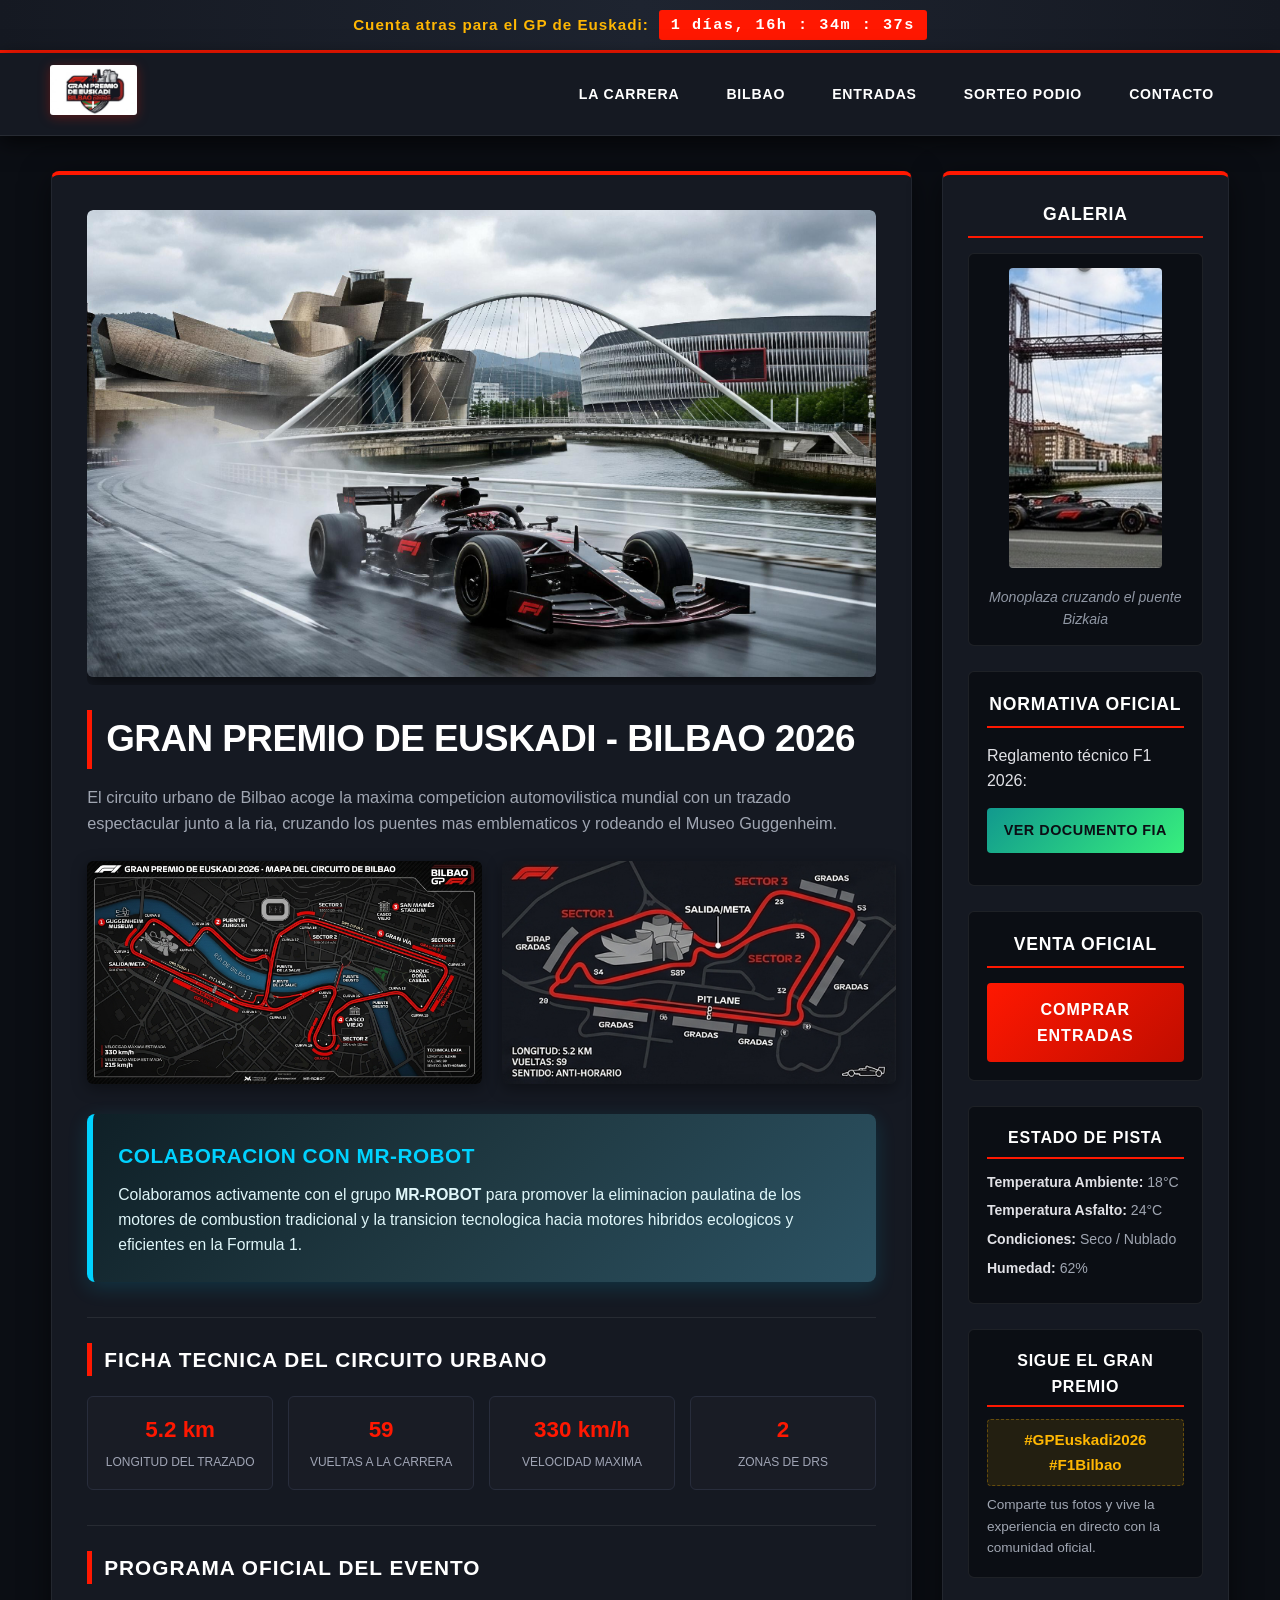
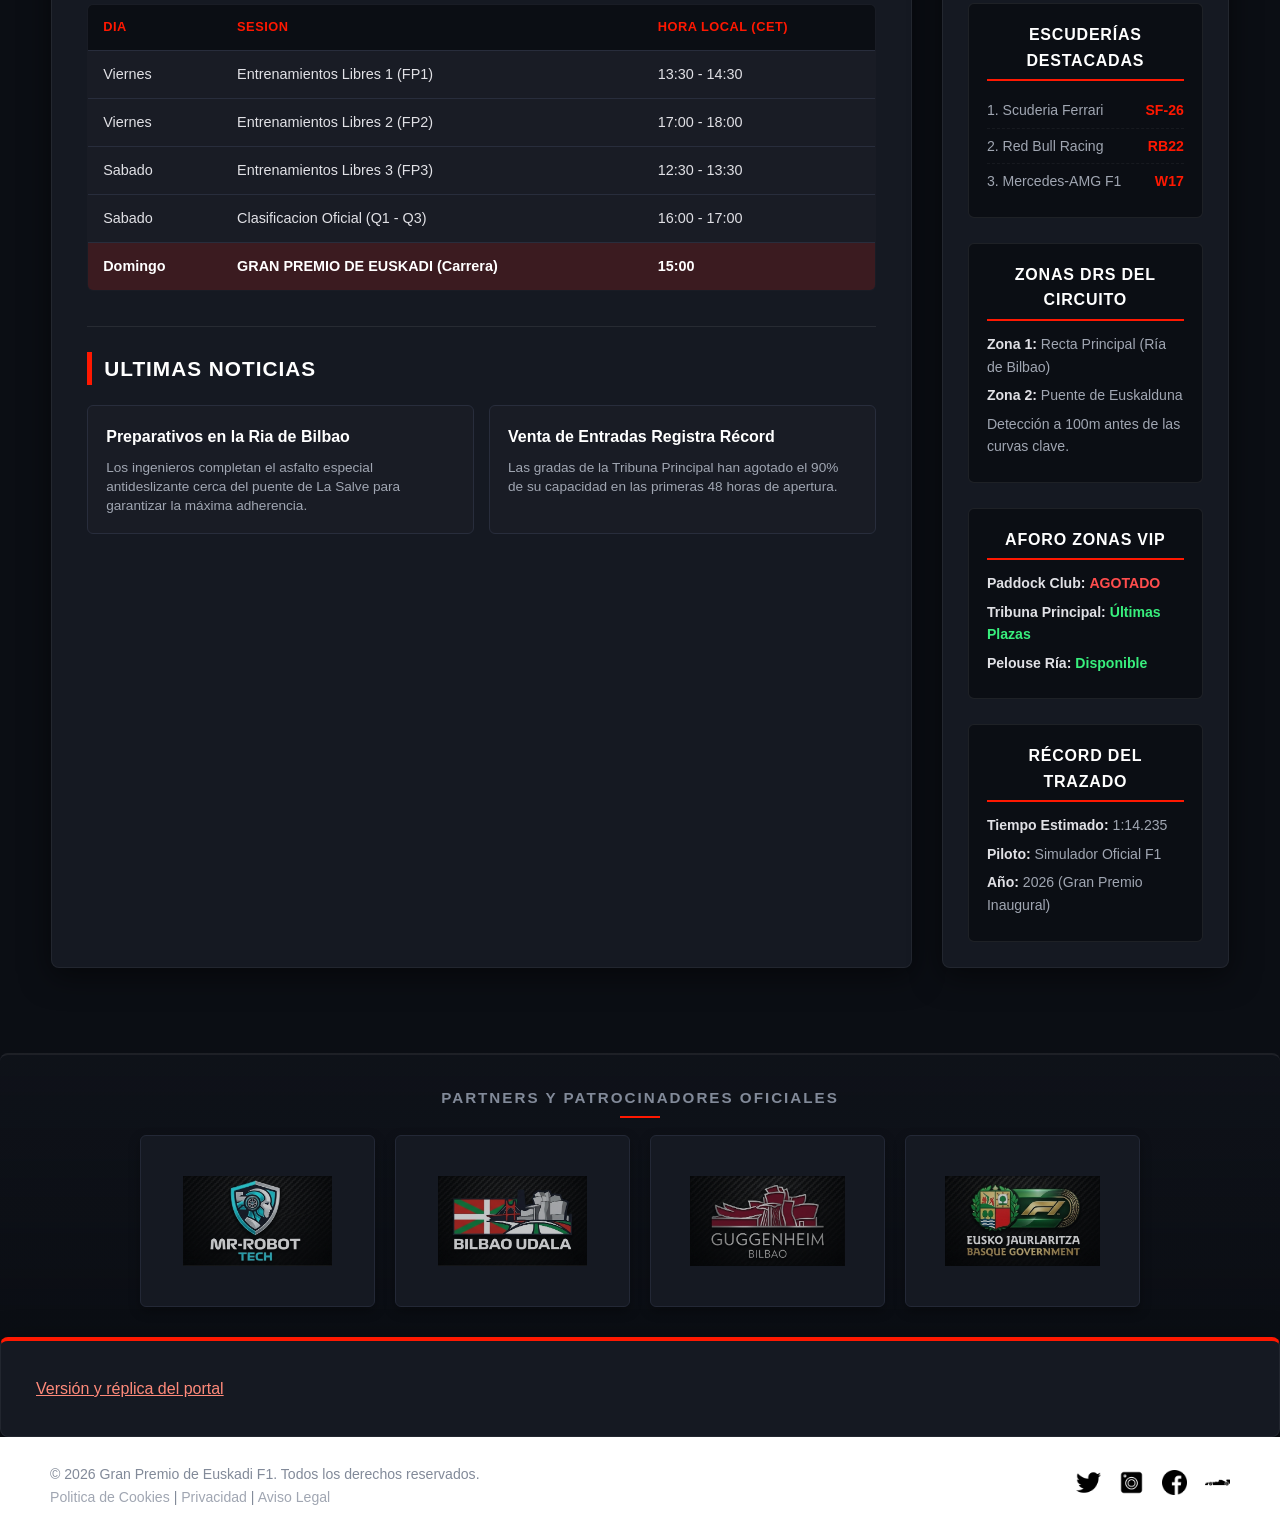
<file: app/f1/index.html>
<!DOCTYPE html>
<html lang="es">
<head>
    <meta charset="UTF-8">
    <meta name="viewport" content="width=device-width, initial-scale=1.0">
    <title>Gran Premio de Euskadi de F1 - Inicio</title>
    <link rel="stylesheet" href="style.css">
</head>
<body>

    <!-- ==========================================================================
         1. BARRA SUPERIOR (CONTADOR REGRESIVO)
         ========================================================================== -->
    <div class="contador-bar">
        <span>Cuenta atras para el GP de Euskadi: </span>
        <strong id="reloj-contador">Cargando...</strong>
    </div>

    <!-- ==========================================================================
         2. CABECERA Y NAVEGACIÓN PRINCIPAL
         ========================================================================== -->
    <header>
        <div class="logo-container">
            <a href="index.html">
                <img src="img/logo_f1_bilbao.PNG" alt="Logo Gran Premio de Euskadi F1" class="logo">
            </a>
        </div>
        <nav>
            <ul>
                <li class="dropdown"><a href="#">La carrera</a>
                    <ul class="submenu">
                        <li><a href="#circuito">Circuito</a></li>
                        <li><a href="#horarios">Horarios</a></li>
                        <li><a href="#escuderias">Escuderias</a></li>
                    </ul>
                </li>
                <li class="dropdown"><a href="#">Bilbao</a>
                    <ul class="submenu">
                        <li><a href="#">Visitanos</a></li>
                        <li><a href="#">Gastronomia</a></li>
                        <li><a href="#">Alojamiento</a></li>
                    </ul>
                </li>
                <li class="dropdown"><a href="entradas.html">Entradas</a>
                    <ul class="submenu">
                        <li><a href="entradas.html">Solo Carrera</a></li>
                        <li><a href="acceso.html">Acceso Prensa</a></li>
                    </ul>
                </li>
                <li><a href="sorteo.html">Sorteo Podio</a></li>
                <li><a href="contacto.html">Contacto</a></li>
            </ul>
        </nav>
    </header>

    <!-- ==========================================================================
         3. CONTENEDOR ESTRUCTURAL PRINCIPAL (GRID 2 COLUMNAS)
         ========================================================================== -->
    <div class="main-wrapper">

        <!-- 3.1 BLOQUE PRINCIPAL IZQUIERDO (CONTENIDO DE LA PÁGINA) -->
        <main class="bloque-principal">

            <!-- Banner Hero Principal -->
            <section class="banner-carrera">
                <img src="img/gran_foto_carrera.jpg" alt="Carrera F1 en Bilbao" class="img-responsive">
            </section>

            <!-- Presentación General e Imágenes Resumen -->
            <section class="info-carrera">
                <h1>Gran Premio de Euskadi - Bilbao 2026</h1>
                <p>El circuito urbano de Bilbao acoge la maxima competicion automovilistica mundial con un trazado espectacular junto a la ria, cruzando los puentes mas emblematicos y rodeando el Museo Guggenheim.</p>

                <div class="fotos-resumen">
                    <img src="img/mapa_circuito.jpg" alt="Mapa del circuito de Bilbao" class="img-thumb">
                    <img src="img/resumen_circuito.PNG" alt="Mapa resumen del circuito" class="img-thumb">
                </div>
            </section>

            <!-- Compromiso de Sostenibilidad / MR-ROBOT -->
            <section class="mensaje-mr-robot">
                <h2>Colaboracion con MR-ROBOT</h2>
                <p>Colaboramos activamente con el grupo <strong>MR-ROBOT</strong> para promover la eliminacion paulatina de los motores de combustion tradicional y la transicion tecnologica hacia motores hibridos ecologicos y eficientes en la Formula 1.</p>
            </section>

            <!-- Datos Técnicos y Estadísticas del Circuito -->
            <section id="circuito" class="seccion-destacada">
                <h2>Ficha Tecnica del Circuito Urbano</h2>
                <div class="grid-stats">
                    <div class="stat-card">
                        <span class="stat-numero">5.2 km</span>
                        <span class="stat-etiqueta">Longitud del Trazado</span>
                    </div>
                    <div class="stat-card">
                        <span class="stat-numero">59</span>
                        <span class="stat-etiqueta">Vueltas a la Carrera</span>
                    </div>
                    <div class="stat-card">
                        <span class="stat-numero">330 km/h</span>
                        <span class="stat-etiqueta">Velocidad Maxima</span>
                    </div>
                    <div class="stat-card">
                        <span class="stat-numero">2</span>
                        <span class="stat-etiqueta">Zonas de DRS</span>
                    </div>
                </div>
            </section>

            <!-- Programa y Horarios Oficiales -->
            <section id="horarios" class="seccion-destacada">
                <h2>Programa Oficial del Evento</h2>
                <div class="tabla-horarios-container">
                    <table class="tabla-horarios">
                        <thead>
                            <tr>
                                <th>Dia</th>
                                <th>Sesion</th>
                                <th>Hora Local (CET)</th>
                            </tr>
                        </thead>
                        <tbody>
                            <tr>
                                <td>Viernes</td>
                                <td>Entrenamientos Libres 1 (FP1)</td>
                                <td>13:30 - 14:30</td>
                            </tr>
                            <tr>
                                <td>Viernes</td>
                                <td>Entrenamientos Libres 2 (FP2)</td>
                                <td>17:00 - 18:00</td>
                            </tr>
                            <tr>
                                <td>Sabado</td>
                                <td>Entrenamientos Libres 3 (FP3)</td>
                                <td>12:30 - 13:30</td>
                            </tr>
                            <tr>
                                <td>Sabado</td>
                                <td>Clasificacion Oficial (Q1 - Q3)</td>
                                <td>16:00 - 17:00</td>
                            </tr>
                            <tr class="highlight-row">
                                <td>Domingo</td>
                                <td>GRAN PREMIO DE EUSKADI (Carrera)</td>
                                <td>15:00</td>
                            </tr>
                        </tbody>
                    </table>
                </div>
            </section>

            <!-- Cuadrícula de Noticias Recientes -->
            <section class="seccion-destacada">
                <h2>Ultimas Noticias</h2>
                <div class="grid-noticias">
                    <article class="card-noticia">
                        <h3>Preparativos en la Ria de Bilbao</h3>
                        <p>Los ingenieros completan el asfalto especial antideslizante cerca del puente de La Salve para garantizar la máxima adherencia.</p>
                    </article>
                    <article class="card-noticia">
                        <h3>Venta de Entradas Registra Récord</h3>
                        <p>Las gradas de la Tribuna Principal han agotado el 90% de su capacidad en las primeras 48 horas de apertura.</p>
                    </article>
                </div>
            </section>

        </main>

        <!-- 3.2 BARRA LATERAL (ASIDE) DE UTILIDADES Y WIDGETS -->
        <aside class="aside-lateral">

            <!-- 1. Galería / Carrusel Dinámico -->
            <div class="carrusel-container">
                <h3>Galeria</h3>
                <div class="carrusel-box">
                    <img id="carrusel-img" src="img/f1_bilbao1.jpg" alt="Carrusel F1 Bilbao">
                    <p id="carrusel-titulo">Monoplaza cruzando el puente Bizkaia</p>
                </div>
            </div>

            <!-- 2. Enlace a documentación FIA -->
            <div class="normativa-box">
                <h3>Normativa Oficial</h3>
                <p>Reglamento técnico F1 2026:</p>
                <a href="https://www.fia.com/sites/default/files/fia_2026_formula_1_technical_regulations_issue_8_-_2024-06-24.pdf" target="_blank" rel="noopener noreferrer" class="btn-download">Ver Documento FIA</a>

            </div>

            <!-- 3. Acceso Directo a Venta de Entradas -->
            <div class="aside-card-cta">
                <h3>Venta Oficial</h3>
                <a href="entradas.html" class="btn-submit btn-block">Comprar Entradas</a>
            </div>

            <!-- 4. Clima y Estado de la Pista -->
            <div class="aside-info-box">
                <h3>Estado de Pista</h3>
                <div class="pista-estado-content">
                    <p><strong>Temperatura Ambiente:</strong> 18°C</p>
                    <p><strong>Temperatura Asfalto:</strong> 24°C</p>
                    <p><strong>Condiciones:</strong> Seco / Nublado</p>
                    <p><strong>Humedad:</strong> 62%</p>
                </div>
            </div>

            <!-- 5. Canal Oficial y Hashtag -->
            <div class="aside-info-box">
                <h3>Sigue el Gran Premio</h3>
                <p class="social-hashtag">#GPEuskadi2026 #F1Bilbao</p>
                <p class="aside-text-muted">Comparte tus fotos y vive la experiencia en directo con la comunidad oficial.</p>
            </div>

            <!-- 6. Top 3 Escuderías Favoritas -->
            <div id="escuderias" class="aside-info-box">
                <h3>Escuderías Destacadas</h3>
                <ul class="aside-list-simple">
                    <li><span>1. Scuderia Ferrari</span> <strong class="text-highlight">SF-26</strong></li>
                    <li><span>2. Red Bull Racing</span> <strong class="text-highlight">RB22</strong></li>
                    <li><span>3. Mercedes-AMG F1</span> <strong class="text-highlight">W17</strong></li>
                </ul>
            </div>

            <!-- 7. Zonas de Adelantamiento (DRS) -->
            <div class="aside-info-box">
                <h3>Zonas DRS del Circuito</h3>
                <div class="pista-estado-content">
                    <p><strong>Zona 1:</strong> Recta Principal (Ría de Bilbao)</p>
                    <p><strong>Zona 2:</strong> Puente de Euskalduna</p>
                    <p class="aside-text-small">Detección a 100m antes de las curvas clave.</p>
                </div>
            </div>

            <!-- 8. Estado de Aforo VIP -->
            <div class="aside-info-box">
                <h3>Aforo Zonas VIP</h3>
                <div class="pista-estado-content">
                    <p><strong>Paddock Club:</strong> <span class="text-danger">AGOTADO</span></p>
                    <p><strong>Tribuna Principal:</strong> <span class="text-success">Últimas Plazas</span></p>
                    <p><strong>Pelouse Ría:</strong> <span class="text-success">Disponible</span></p>
                </div>
            </div>

            <!-- 9. Récord Histórico del Trazado -->
            <div class="aside-info-box">
                <h3>Récord del Trazado</h3>
                <div class="pista-estado-content">
                    <p><strong>Tiempo Estimado:</strong> 1:14.235</p>
                    <p><strong>Piloto:</strong> Simulador Oficial F1</p>
                    <p><strong>Año:</strong> 2026 (Gran Premio Inaugural)</p>
                </div>
            </div>

        </aside>

    </div> <!-- FIN DE MAIN-WRAPPER -->

    <!-- ==========================================================================
         4. SECCIÓN DE PATROCINADORES Y PARTNERS OFICIALES
         ========================================================================== -->
    <section class="patrocinadores-section">
        <h2>Partners y Patrocinadores Oficiales</h2>
        <div class="patrocinadores-grid">
            <div class="sponsor-card">
                <img src="img/sponsor_1_tech.png" alt="MR-ROBOT Tech" class="sponsor-img">
            </div>
            <div class="sponsor-card">
                <img src="img/sponsor_2_bilbao.png" alt="Bilbao Udala" class="sponsor-img">
            </div>
            <div class="sponsor-card">
                <img src="img/sponsor_3_guggenheim.png" alt="Guggenheim Bilbao" class="sponsor-img">
            </div>
            <div class="sponsor-card">
                <img src="img/sponsor_4_euskadi.png" alt="Eusko Jaurlaritza - Basque Government" class="sponsor-img">
            </div>
        </div>
    </section>

    <!-- ==========================================================================
         5. PIE DE PÁGINA (FOOTER Y ENLACES SOCIALES)
         ========================================================================== -->
    <aside class="bloque-principal" aria-label="Información de despliegue">
        <a href="/identidad.txt">Versión y réplica del portal</a>
        <!-- RETO4_CLOUD_RELEASE -->
    </aside>

    <footer>
        <div class="footer-info">
            <p>&copy; 2026 Gran Premio de Euskadi F1. Todos los derechos reservados.</p>
            <p>
                <a href="#">Politica de Cookies</a> |
                <a href="#">Privacidad</a> |
                <a href="#">Aviso Legal</a>
            </p>
        </div>
        <div class="redes-sociales">
            <a href="https://x.com/" target="_blank" rel="noopener noreferrer"><img src="img/icon_twitter.png" alt="Twitter/X"></a>
            <a href="https://www.instagram.com/" target="_blank" rel="noopener noreferrer"><img src="img/icon_instagram.png" alt="Instagram"></a>
            <a href="https://www.facebook.com/" target="_blank" rel="noopener noreferrer"><img src="img/icon_facebook.png" alt="Facebook"></a>
            <a href="https://www.formula1.com/" target="_blank" rel="noopener noreferrer"><img src="img/icon_f1.png" alt="F1 Official"></a>
        </div>
    </footer>

<script src="app.js" defer></script>

</body>
</html>
</file>
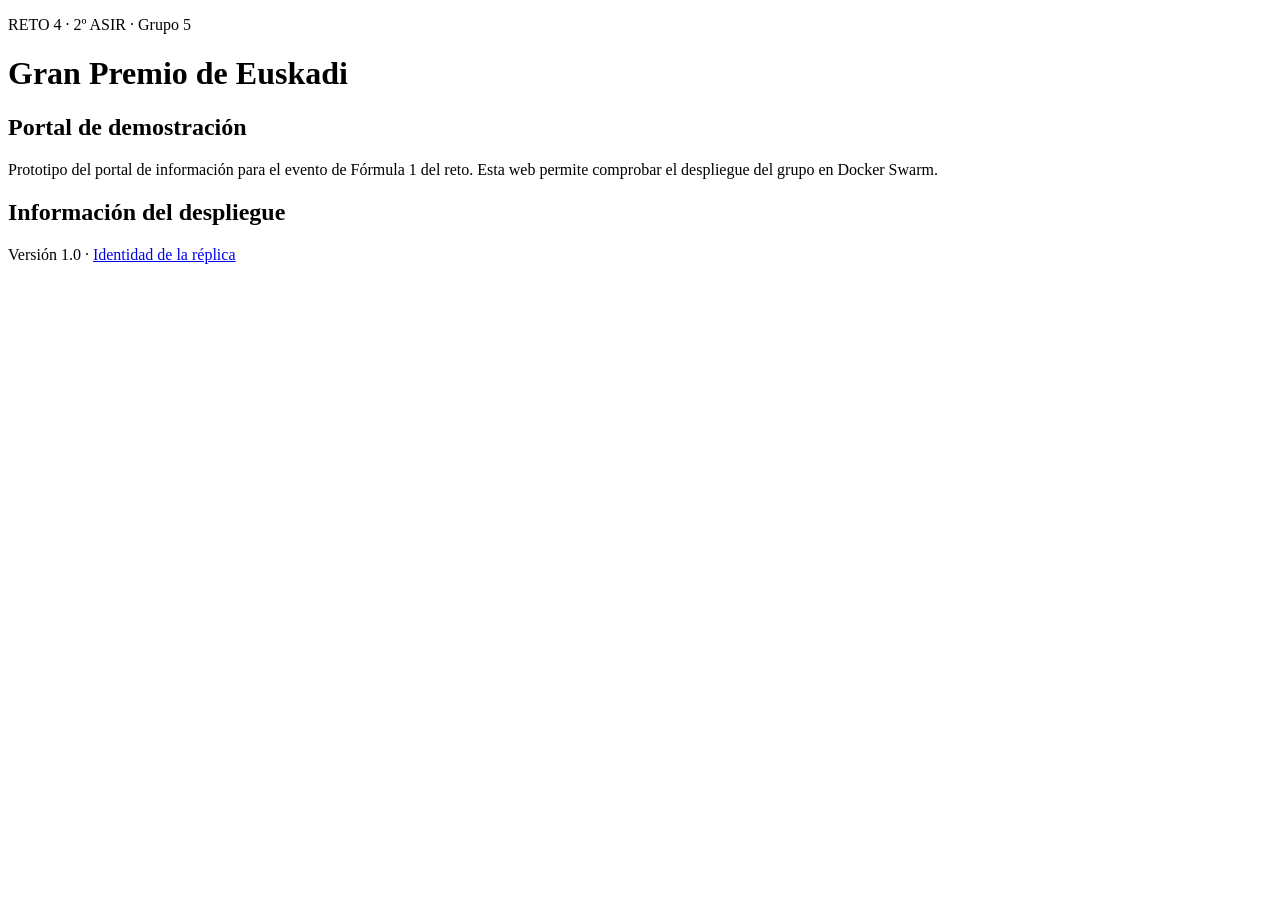
<file: app/sitio/1.0/index.html>
<!doctype html>
<html lang="es">
<head>
  <meta charset="utf-8">
  <meta name="viewport" content="width=device-width, initial-scale=1">
  <title>Gran Premio de Euskadi | RETO 4</title>
</head>
<body>
  <header><p>RETO 4 · 2º ASIR · Grupo 5</p><h1>Gran Premio de Euskadi</h1></header>
  <main>
    <h2>Portal de demostración</h2>
    <p>Prototipo del portal de información para el evento de Fórmula 1 del reto. Esta web permite comprobar el despliegue del grupo en Docker Swarm.</p>
    <h2>Información del despliegue</h2>
    <p>Versión 1.0 · <a href="/identidad.txt">Identidad de la réplica</a></p>
  </main>
</body>
</html>
</file>
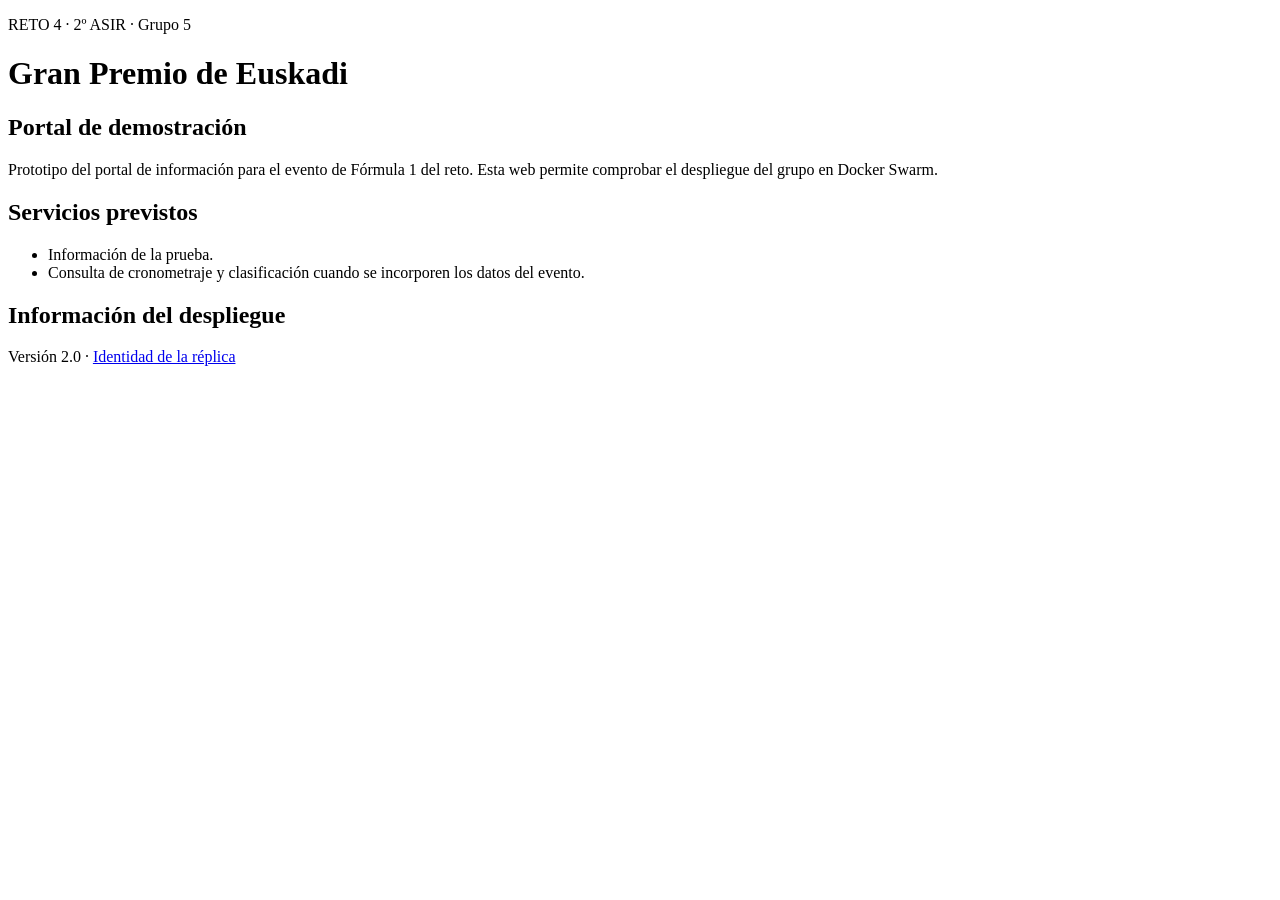
<file: app/sitio/2.0/index.html>
<!doctype html>
<html lang="es">
<head>
  <meta charset="utf-8">
  <meta name="viewport" content="width=device-width, initial-scale=1">
  <title>Gran Premio de Euskadi | RETO 4</title>
</head>
<body>
  <header><p>RETO 4 · 2º ASIR · Grupo 5</p><h1>Gran Premio de Euskadi</h1></header>
  <main>
    <h2>Portal de demostración</h2>
    <p>Prototipo del portal de información para el evento de Fórmula 1 del reto. Esta web permite comprobar el despliegue del grupo en Docker Swarm.</p>
    <section>
      <h2>Servicios previstos</h2>
      <ul><li>Información de la prueba.</li><li>Consulta de cronometraje y clasificación cuando se incorporen los datos del evento.</li></ul>
    </section>
    <h2>Información del despliegue</h2>
    <p>Versión 2.0 · <a href="/identidad.txt">Identidad de la réplica</a></p>
  </main>
</body>
</html>
</file>
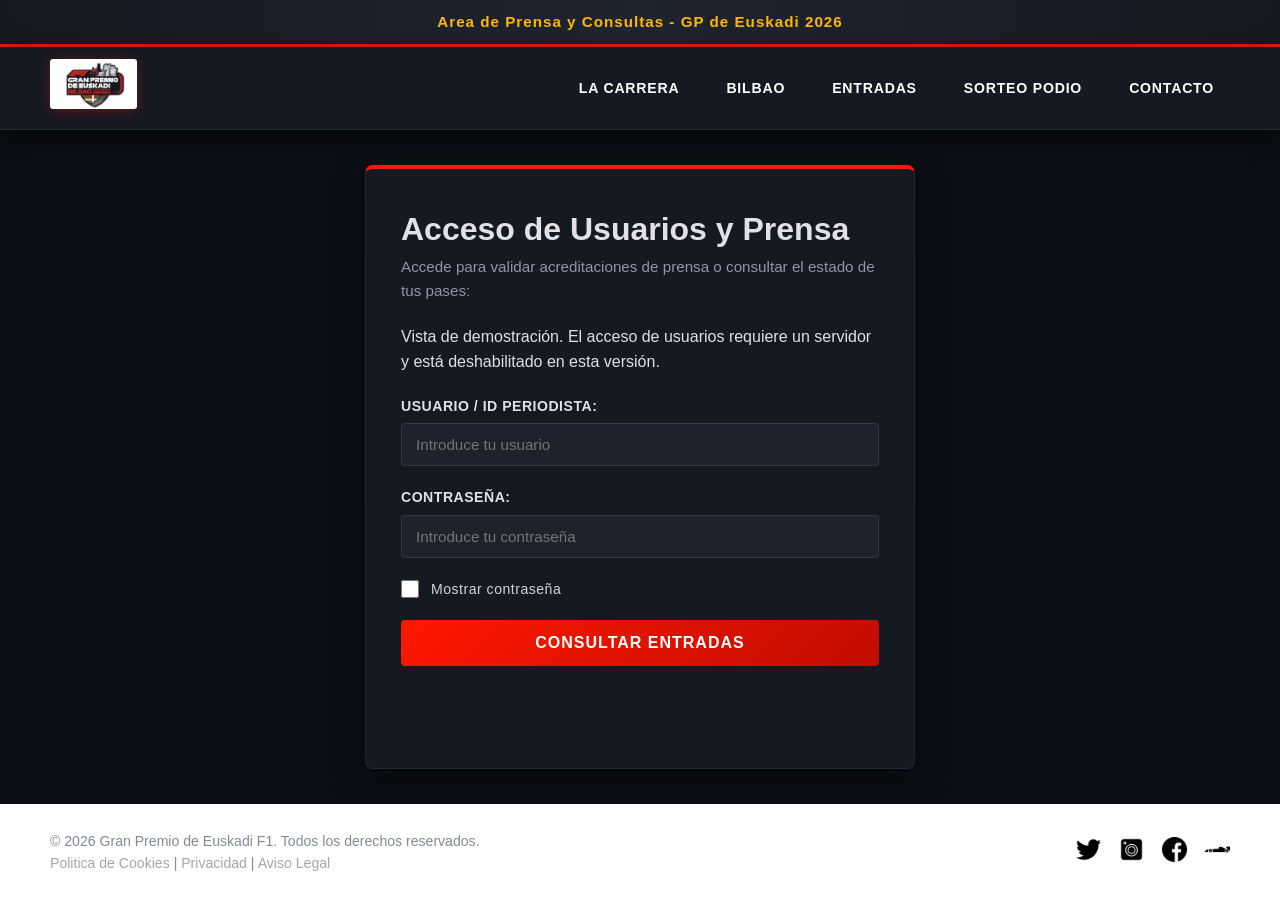
<file: app/f1/acceso.html>
<!DOCTYPE html>
<html lang="es">
<head>
    <meta charset="UTF-8">
    <meta name="viewport" content="width=device-width, initial-scale=1.0">
    <title>Acceso Prensa - Gran Premio de Euskadi F1</title>
    <link rel="stylesheet" href="style.css">
</head>
<body>

    <!-- ==========================================================================
         1. BARRA SUPERIOR (INFORMACIÓN OFICIAL)
         ========================================================================== -->
    <div class="contador-bar">
        <span>Area de Prensa y Consultas - GP de Euskadi 2026</span>
    </div>

    <!-- ==========================================================================
         2. CABECERA Y NAVEGACIÓN PRINCIPAL
         ========================================================================== -->
    <header>
        <div class="logo-container">
            <a href="index.html">
                <img src="img/logo_f1_bilbao.PNG" alt="Logo Gran Premio de Euskadi F1" class="logo">
            </a>
        </div>
        <nav>
            <ul>
                <li class="dropdown"><a href="#">La carrera</a>
                    <ul class="submenu">
                        <li><a href="index.html#circuito">Circuito</a></li>
                        <li><a href="index.html#horarios">Horarios</a></li>
                        <li><a href="index.html#escuderias">Escuderias</a></li>
                    </ul>
                </li>
                <li class="dropdown"><a href="#">Bilbao</a>
                    <ul class="submenu">
                        <li><a href="#">Visitanos</a></li>
                        <li><a href="#">Gastronomia</a></li>
                        <li><a href="#">Alojamiento</a></li>
                    </ul>
                </li>
                <li class="dropdown"><a href="entradas.html">Entradas</a>
                    <ul class="submenu">
                        <li><a href="entradas.html">Solo Carrera</a></li>
                        <li><a href="acceso.html">Acceso Prensa</a></li>
                    </ul>
                </li>
                <li><a href="sorteo.html">Sorteo Podio</a></li>
                <li><a href="contacto.html">Contacto</a></li>
            </ul>
        </nav>
    </header>

    <!-- ==========================================================================
         3. CONTENEDOR PRINCIPAL DE LOGIN / CONSULTA DE ACCESO
         ========================================================================== -->
    <div class="main-wrapper narrow-wrapper">
        <main class="bloque-principal">
            <h1>Acceso de Usuarios y Prensa</h1>
            <p class="subtitle-form">Accede para validar acreditaciones de prensa o consultar el estado de tus pases:</p>

            <p role="note">Vista de demostración. El acceso de usuarios requiere un servidor y está deshabilitado en esta versión.</p>
            <form inert id="formAcceso" method="post" class="form-container">

                <!-- Campo Usuario -->
                <div class="form-group">
                    <label for="usuario">Usuario / ID Periodista:</label>
                    <input type="text" id="usuario" name="usuario" placeholder="Introduce tu usuario" required>
                </div>

                <!-- Campo Contraseña -->
                <div class="form-group">
                    <label for="password">Contrase&ntilde;a:</label>
                    <input type="password" id="password" name="password" placeholder="Introduce tu contrase&ntilde;a" required>
                </div>

                <!-- Toggle para mostrar/ocultar contraseña con JS -->
                <div class="form-group checkbox-group">
                    <input type="checkbox" id="verPassword">
                    <label for="verPassword" class="label-normal">Mostrar contrase&ntilde;a</label>
                </div>

                <!-- Botón de Envío -->
                <button type="submit" class="btn-submit">Consultar Entradas</button>
            </form>
        </main>
    </div>

    <!-- ==========================================================================
         5. PIE DE PÁGINA (FOOTER Y ENLACES SOCIALES)
         ========================================================================== -->
    <footer>
        <div class="footer-info">
            <p>&copy; 2026 Gran Premio de Euskadi F1. Todos los derechos reservados.</p>
            <p>
                <a href="#">Politica de Cookies</a> |
                <a href="#">Privacidad</a> |
                <a href="#">Aviso Legal</a>
            </p>
        </div>
        <div class="redes-sociales">
            <a href="https://x.com/" target="_blank" rel="noopener noreferrer"><img src="img/icon_twitter.png" alt="Twitter/X"></a>
            <a href="https://www.instagram.com/" target="_blank" rel="noopener noreferrer"><img src="img/icon_instagram.png" alt="Instagram"></a>
            <a href="https://www.facebook.com/" target="_blank" rel="noopener noreferrer"><img src="img/icon_facebook.png" alt="Facebook"></a>
            <a href="https://www.formula1.com/" target="_blank" rel="noopener noreferrer"><img src="img/icon_f1.png" alt="F1 Official"></a>
        </div>
    </footer>

<script src="app.js" defer></script>

</body>
</html>
</file>
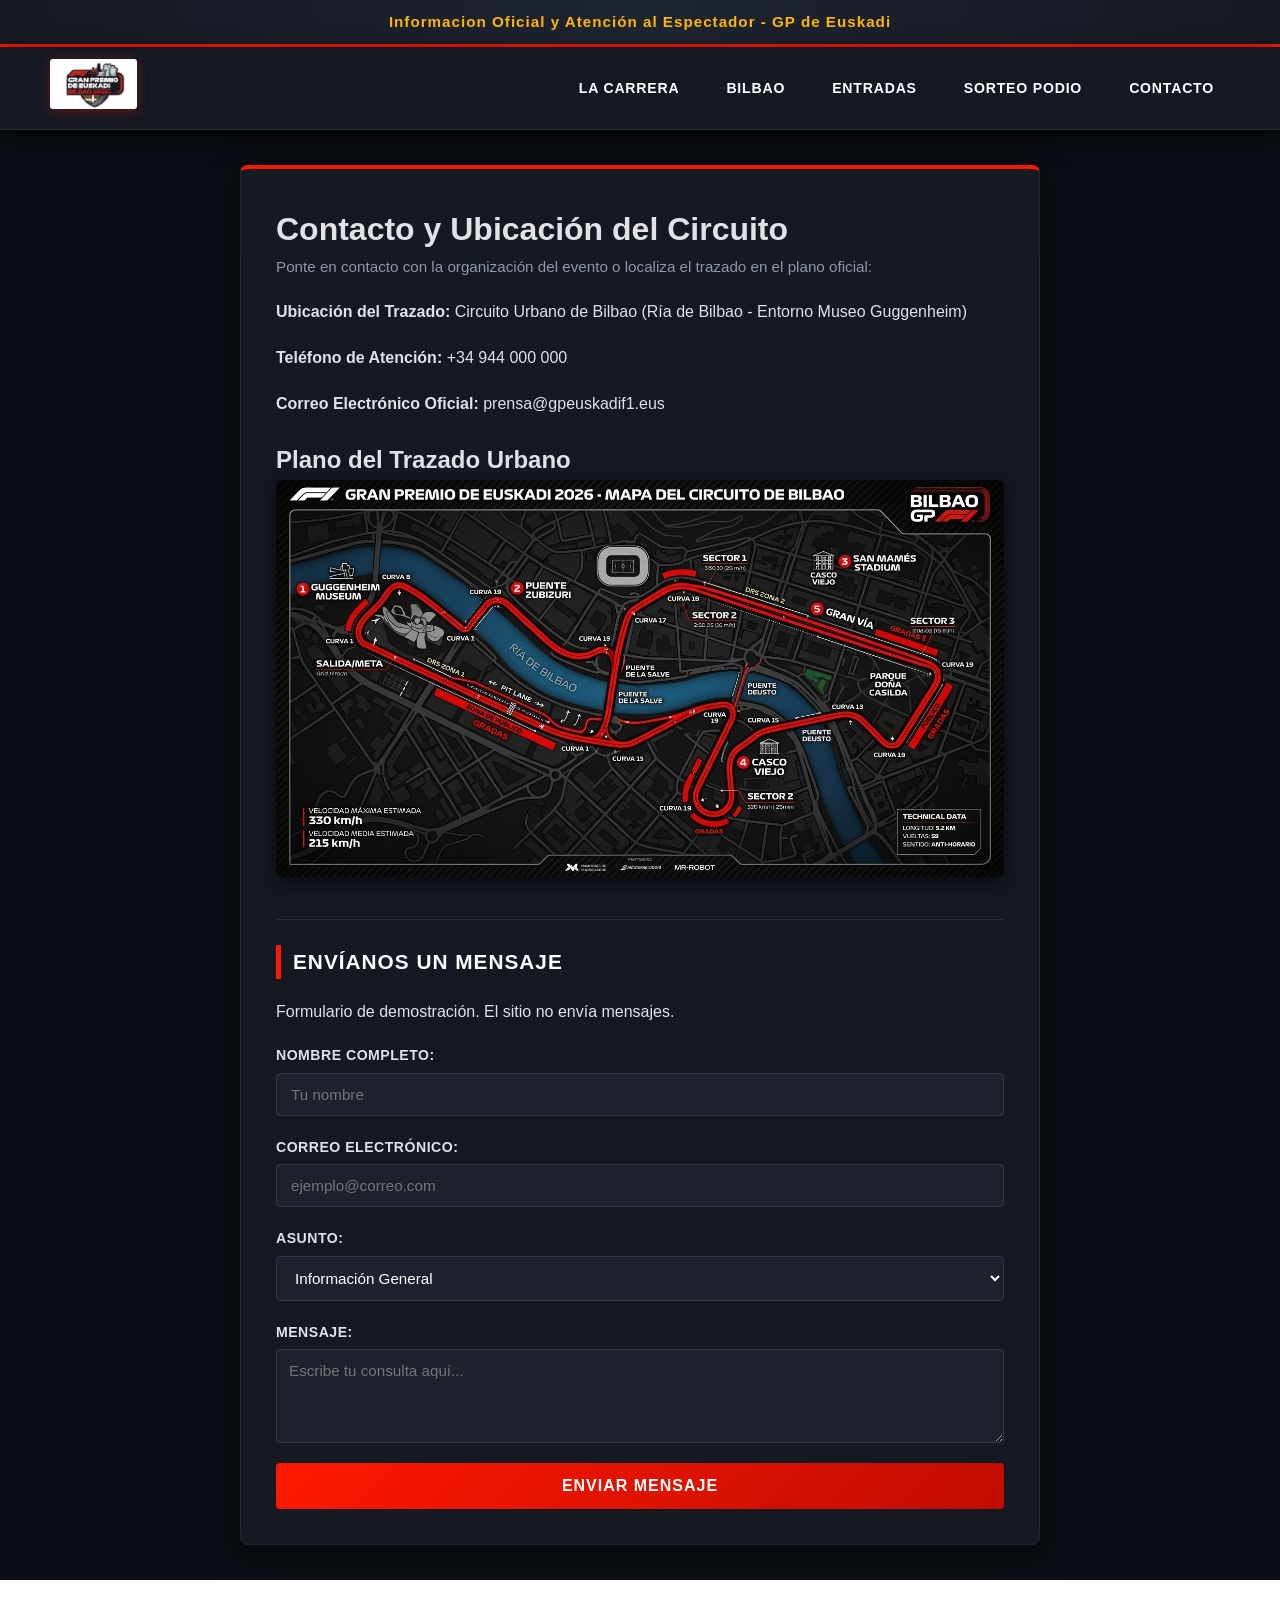
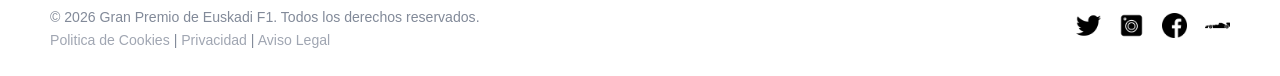
<file: app/f1/contacto.html>
<!DOCTYPE html>
<html lang="es">
<head>
    <meta charset="UTF-8">
    <meta name="viewport" content="width=device-width, initial-scale=1.0">
    <title>Contacto y Ubicación - Gran Premio de Euskadi F1</title>
    <link rel="stylesheet" href="style.css">
</head>
<body>

    <!-- ==========================================================================
         1. BARRA SUPERIOR (INFORMACIÓN OFICIAL)
         ========================================================================== -->
    <div class="contador-bar">
        <span>Informacion Oficial y Atención al Espectador - GP de Euskadi</span>
    </div>

    <!-- ==========================================================================
         2. CABECERA Y NAVEGACIÓN PRINCIPAL
         ========================================================================== -->
    <header>
        <div class="logo-container">
            <a href="index.html">
                <img src="img/logo_f1_bilbao.PNG" alt="Logo Gran Premio de Euskadi F1" class="logo">
            </a>
        </div>
        <nav>
            <ul>
                <li class="dropdown"><a href="#">La carrera</a>
                    <ul class="submenu">
                        <li><a href="index.html#circuito">Circuito</a></li>
                        <li><a href="index.html#horarios">Horarios</a></li>
                        <li><a href="index.html#escuderias">Escuderias</a></li>
                    </ul>
                </li>
                <li class="dropdown"><a href="#">Bilbao</a>
                    <ul class="submenu">
                        <li><a href="#">Visitanos</a></li>
                        <li><a href="#">Gastronomia</a></li>
                        <li><a href="#">Alojamiento</a></li>
                    </ul>
                </li>
                <li class="dropdown"><a href="entradas.html">Entradas</a>
                    <ul class="submenu">
                        <li><a href="entradas.html">Solo Carrera</a></li>
                        <li><a href="acceso.html">Acceso Prensa</a></li>
                    </ul>
                </li>
                <li><a href="sorteo.html">Sorteo Podio</a></li>
                <li><a href="contacto.html">Contacto</a></li>
            </ul>
        </nav>
    </header>

    <!-- ==========================================================================
         3. CONTENEDOR PRINCIPAL DE CONTACTO Y MAPA
         ========================================================================== -->
    <div class="main-wrapper medium-wrapper">
        <main class="bloque-principal">
            <h1>Contacto y Ubicación del Circuito</h1>
            <p class="subtitle-form">Ponte en contacto con la organización del evento o localiza el trazado en el plano oficial:</p>

            <!-- Datos Directos de Contacto -->
            <div class="form-container">
                <p><strong>Ubicación del Trazado:</strong> Circuito Urbano de Bilbao (Ría de Bilbao - Entorno Museo Guggenheim)</p>
                <p><strong>Teléfono de Atención:</strong> +34 944 000 000</p>
                <p><strong>Correo Electrónico Oficial:</strong> prensa@gpeuskadif1.eus</p>
            </div>

            <!-- Mapa / Plano Resumen del Circuito -->
            <div class="contacto-mapa-box">
                <h2>Plano del Trazado Urbano</h2>
                <img src="img/mapa_circuito.jpg" alt="Mapa del Circuito Urbano de Bilbao" class="img-responsive">
            </div>

            <!-- Formulario de Consulta para Espectadores -->
            <section class="seccion-destacada">
                <h2>Envíanos un Mensaje</h2>
                <p role="note">Formulario de demostración. El sitio no envía mensajes.</p>
            <form method="post" id="formContacto" class="form-container">
                    <div class="form-group">
                        <label for="nombreContacto">Nombre Completo:</label>
                        <input type="text" id="nombreContacto" name="nombreContacto" placeholder="Tu nombre" required>
                    </div>

                    <div class="form-group">
                        <label for="emailContacto">Correo Electrónico:</label>
                        <input type="email" id="emailContacto" name="emailContacto" placeholder="ejemplo@correo.com" required>
                    </div>

                    <div class="form-group">
                        <label for="asuntoContacto">Asunto:</label>
                        <select id="asuntoContacto" name="asuntoContacto" required>
                            <option value="informacion">Información General</option>
                            <option value="entradas">Dudas sobre Entradas</option>
                            <option value="prensa">Acreditaciones de Prensa</option>
                            <option value="accesibilidad">Accesibilidad y Movilidad</option>
                        </select>
                    </div>

                    <div class="form-group">
                        <label for="mensajeContacto">Mensaje:</label>
                        <textarea id="mensajeContacto" name="mensajeContacto" rows="4" class="form-group" style="padding:12px; background-color:#1e222d; border:1px solid #323846; color:#fff; border-radius:4px; font-size:0.95rem; resize:vertical;" placeholder="Escribe tu consulta aquí..." required></textarea>
                    </div>

                    <button type="submit" id="btnEnviarContacto" class="btn-submit">Enviar Mensaje</button>
                </form>
            </section>
        </main>
    </div>

    <!-- ==========================================================================
         5. PIE DE PÁGINA (FOOTER Y ENLACES SOCIALES)
         ========================================================================== -->
    <footer>
        <div class="footer-info">
            <p>&copy; 2026 Gran Premio de Euskadi F1. Todos los derechos reservados.</p>
            <p>
                <a href="#">Politica de Cookies</a> |
                <a href="#">Privacidad</a> |
                <a href="#">Aviso Legal</a>
            </p>
        </div>
        <div class="redes-sociales">
            <a href="https://x.com/" target="_blank" rel="noopener noreferrer"><img src="img/icon_twitter.png" alt="Twitter/X"></a>
            <a href="https://www.instagram.com/" target="_blank" rel="noopener noreferrer"><img src="img/icon_instagram.png" alt="Instagram"></a>
            <a href="https://www.facebook.com/" target="_blank" rel="noopener noreferrer"><img src="img/icon_facebook.png" alt="Facebook"></a>
            <a href="https://www.formula1.com/" target="_blank" rel="noopener noreferrer"><img src="img/icon_f1.png" alt="F1 Official"></a>
        </div>
    </footer>

<script src="app.js" defer></script>

</body>
</html>
</file>
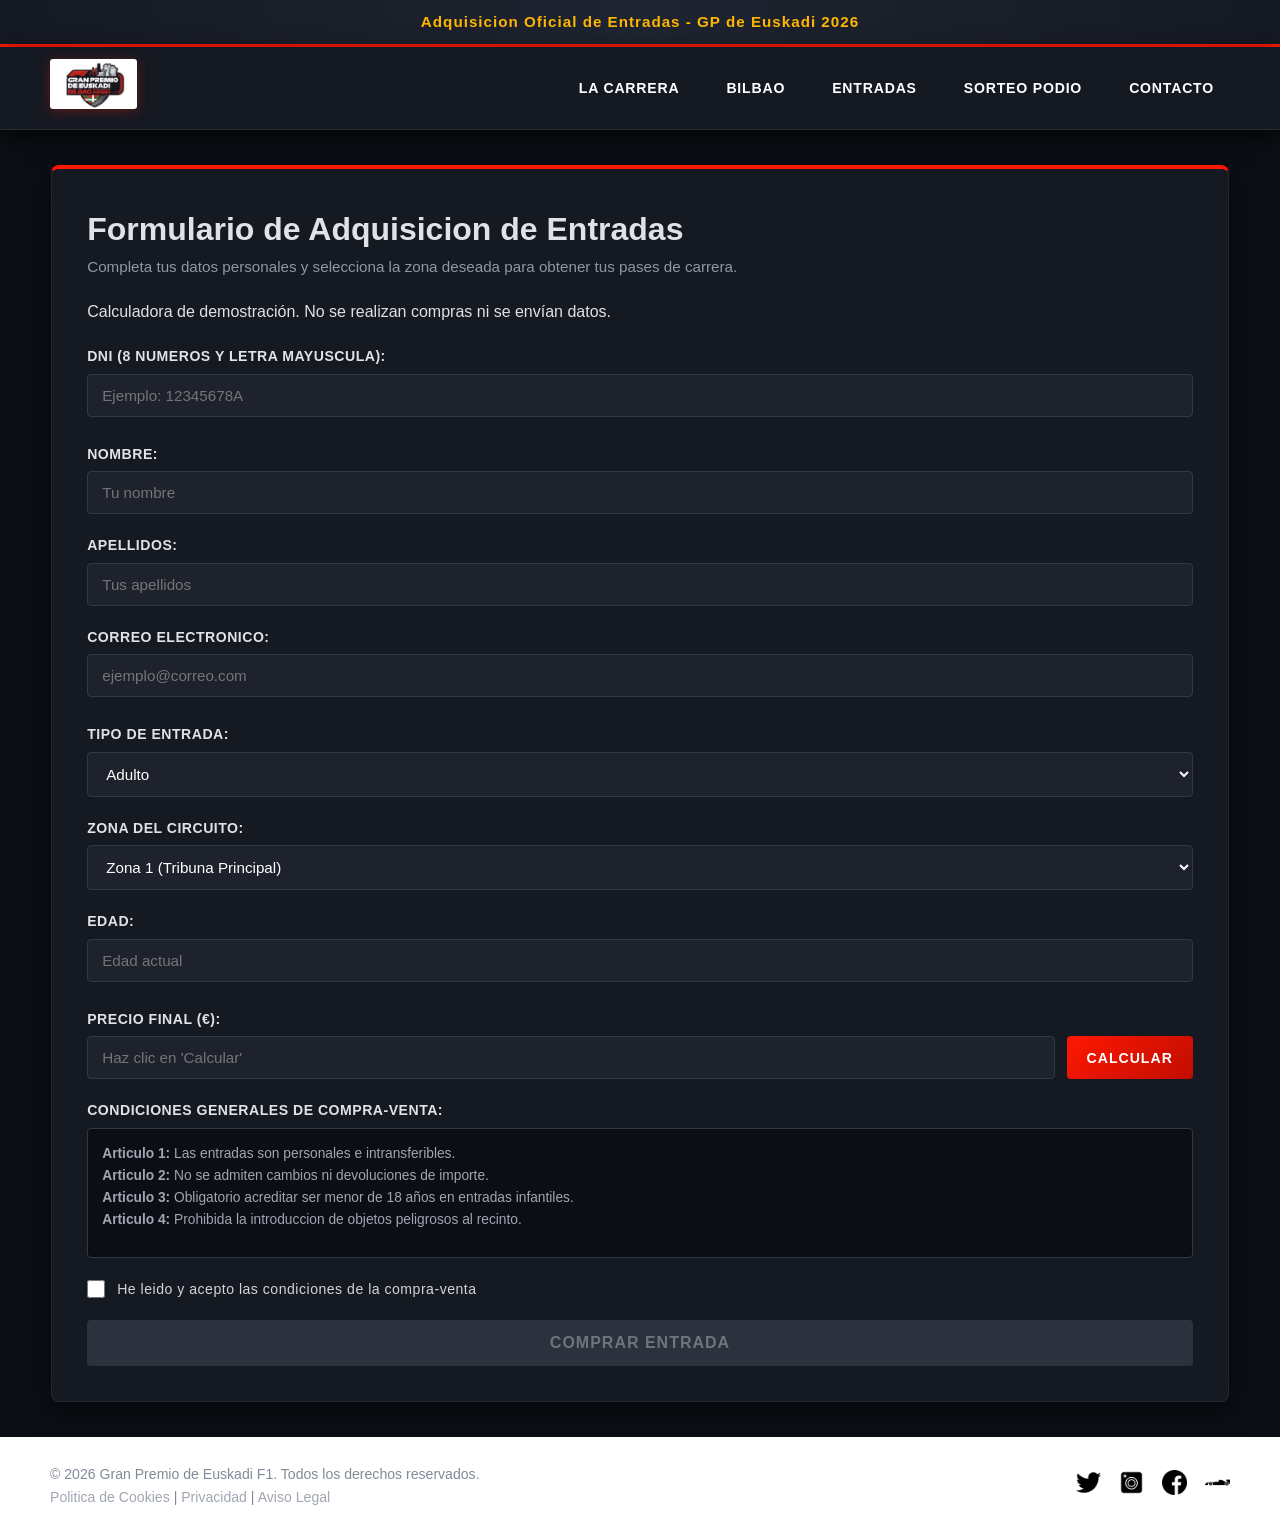
<file: app/f1/entradas.html>
<!DOCTYPE html>
<html lang="es">
<head>
    <meta charset="UTF-8">
    <meta name="viewport" content="width=device-width, initial-scale=1.0">
    <title>Comprar Entradas - Gran Premio de Euskadi F1</title>
    <link rel="stylesheet" href="style.css">
</head>
<body>

    <!-- ==========================================================================
         1. BARRA SUPERIOR (INFORMACIÓN OFICIAL)
         ========================================================================== -->
    <div class="contador-bar">
        <span>Adquisicion Oficial de Entradas - GP de Euskadi 2026</span>
    </div>

    <!-- ==========================================================================
         2. CABECERA Y NAVEGACIÓN PRINCIPAL
         ========================================================================== -->
    <header>
        <div class="logo-container">
            <a href="index.html">
                <img src="img/logo_f1_bilbao.PNG" alt="Logo Gran Premio de Euskadi F1" class="logo">
            </a>
        </div>
        <nav>
            <ul>
                <li class="dropdown"><a href="#">La carrera</a>
                    <ul class="submenu">
                        <li><a href="index.html#circuito">Circuito</a></li>
                        <li><a href="index.html#horarios">Horarios</a></li>
                        <li><a href="index.html#escuderias">Escuderias</a></li>
                    </ul>
                </li>
                <li class="dropdown"><a href="#">Bilbao</a>
                    <ul class="submenu">
                        <li><a href="#">Visitanos</a></li>
                        <li><a href="#">Gastronomia</a></li>
                        <li><a href="#">Alojamiento</a></li>
                    </ul>
                </li>
                <li class="dropdown"><a href="entradas.html">Entradas</a>
                    <ul class="submenu">
                        <li><a href="entradas.html">Solo Carrera</a></li>
                        <li><a href="acceso.html">Acceso Prensa</a></li>
                    </ul>
                </li>
                <li><a href="sorteo.html">Sorteo Podio</a></li>
                <li><a href="contacto.html">Contacto</a></li>
            </ul>
        </nav>
    </header>

    <!-- ==========================================================================
         3. CONTENEDOR PRINCIPAL DEL FORMULARIO DE ENTRADAS
         ========================================================================== -->
    <div class="main-wrapper single-column">
        <main class="bloque-principal">
            <h1>Formulario de Adquisicion de Entradas</h1>
            <p class="subtitle-form">Completa tus datos personales y selecciona la zona deseada para obtener tus pases de carrera.</p>

            <p role="note">Calculadora de demostración. No se realizan compras ni se envían datos.</p>
            <form id="formEntrada" method="post" class="form-container">

                <!-- Campo DNI -->
                <div class="form-group">
                    <label for="dni">DNI (8 numeros y letra mayuscula):</label>
                    <input type="text" id="dni" name="dni" placeholder="Ejemplo: 12345678A" required>
                    <span id="errorDni" class="error-msg"></span>
                </div>

                <!-- Campo Nombre -->
                <div class="form-group">
                    <label for="nombre">Nombre:</label>
                    <input type="text" id="nombre" name="nombre" placeholder="Tu nombre" required>
                </div>

                <!-- Campo Apellidos -->
                <div class="form-group">
                    <label for="apellidos">Apellidos:</label>
                    <input type="text" id="apellidos" name="apellidos" placeholder="Tus apellidos" required>
                </div>

                <!-- Campo Email -->
                <div class="form-group">
                    <label for="email">Correo Electronico:</label>
                    <input type="email" id="email" name="email" placeholder="ejemplo@correo.com" required>
                    <span id="errorEmail" class="error-msg"></span>
                </div>

                <!-- Desplegable Tipo de Entrada -->
                <div class="form-group">
                    <label for="tipoEntrada">Tipo de Entrada:</label>
                    <select id="tipoEntrada" name="tipoEntrada" required>
                        <option value="adulto">Adulto</option>
                        <option value="infantil">Infantil (Menores de 18 anos)</option>
                    </select>
                </div>

                <!-- Desplegable Zona del Circuito -->
                <div class="form-group">
                    <label for="zonaEntrada">Zona del Circuito:</label>
                    <select id="zonaEntrada" name="zonaEntrada" required>
                        <option value="zona1">Zona 1 (Tribuna Principal)</option>
                        <option value="zona2">Zona 2 (Pelouse / Ria)</option>
                    </select>
                </div>

                <!-- Campo Edad -->
                <div class="form-group">
                    <label for="edad">Edad:</label>
                    <input type="number" id="edad" name="edad" placeholder="Edad actual" required>
                    <span id="errorEdad" class="error-msg"></span>
                </div>

                <!-- Cálculo Dinámico del Precio -->
                <div class="form-group">
                    <label for="precio">Precio Final (€):</label>
                    <div class="precio-inline-box">
                        <input type="text" id="precio" name="precio" placeholder="Haz clic en 'Calcular'" readonly disabled>
                        <button type="button" id="calcularPrecio" class="btn-submit btn-small">Calcular</button>
                    </div>
                </div>

                <!-- Contrato y Condiciones Generales -->
                <div class="form-group">
                    <label>Condiciones Generales de Compra-Venta:</label>
                    <div class="contrato-box">
                        <p><strong>Articulo 1:</strong> Las entradas son personales e intransferibles.</p>
                        <p><strong>Articulo 2:</strong> No se admiten cambios ni devoluciones de importe.</p>
                        <p><strong>Articulo 3:</strong> Obligatorio acreditar ser menor de 18 años en entradas infantiles.</p>
                        <p><strong>Articulo 4:</strong> Prohibida la introduccion de objetos peligrosos al recinto.</p>
                    </div>
                </div>

                <!-- Aceptación de Condiciones -->
                <div class="form-group checkbox-group">
                    <input type="checkbox" id="aceptaCondiciones" required>
                    <label for="aceptaCondiciones" class="label-normal">He leido y acepto las condiciones de la compra-venta</label>
                </div>

                <!-- Botón de Envío -->
                <button type="submit" id="btnComprar" class="btn-submit">Comprar Entrada</button>
            </form>
        </main>
    </div>

    <!-- ==========================================================================
         5. PIE DE PÁGINA (FOOTER Y ENLACES SOCIALES)
         ========================================================================== -->
    <footer>
        <div class="footer-info">
            <p>&copy; 2026 Gran Premio de Euskadi F1. Todos los derechos reservados.</p>
            <p>
                <a href="#">Politica de Cookies</a> |
                <a href="#">Privacidad</a> |
                <a href="#">Aviso Legal</a>
            </p>
        </div>
        <div class="redes-sociales">
            <a href="https://x.com/" target="_blank" rel="noopener noreferrer"><img src="img/icon_twitter.png" alt="Twitter/X"></a>
            <a href="https://www.instagram.com/" target="_blank" rel="noopener noreferrer"><img src="img/icon_instagram.png" alt="Instagram"></a>
            <a href="https://www.facebook.com/" target="_blank" rel="noopener noreferrer"><img src="img/icon_facebook.png" alt="Facebook"></a>
            <a href="https://www.formula1.com/" target="_blank" rel="noopener noreferrer"><img src="img/icon_f1.png" alt="F1 Official"></a>
        </div>
    </footer>

<script src="app.js" defer></script>

</body>
</html>
</file>
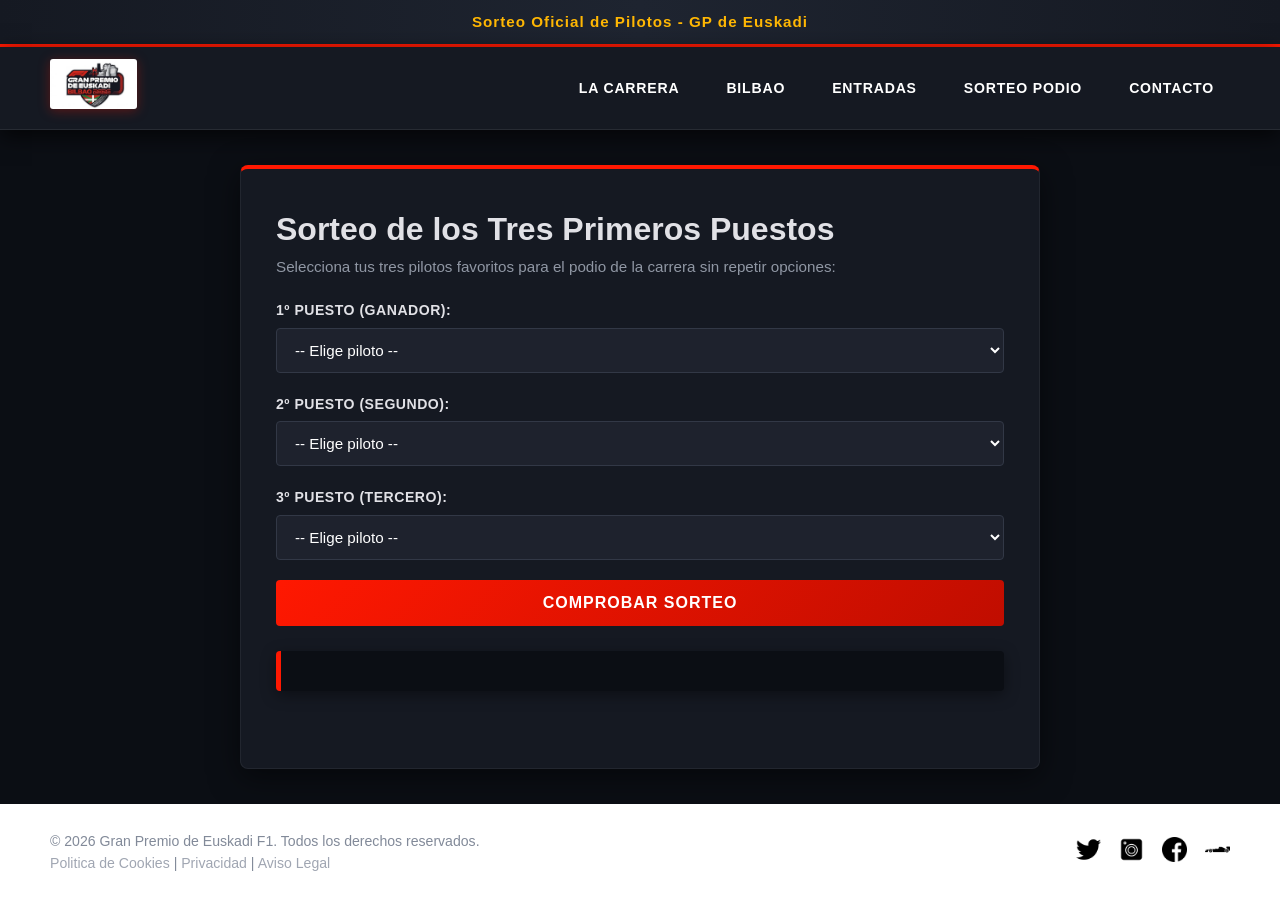
<file: app/f1/sorteo.html>
<!DOCTYPE html>
<html lang="es">
<head>
    <meta charset="UTF-8">
    <meta name="viewport" content="width=device-width, initial-scale=1.0">
    <title>Sorteo Podio - Gran Premio de Euskadi F1</title>
    <link rel="stylesheet" href="style.css">
</head>
<body>

    <!-- ==========================================================================
         1. BARRA SUPERIOR (CONTADOR / INFORMACIÓN)
         ========================================================================== -->
    <div class="contador-bar">
        <span>Sorteo Oficial de Pilotos - GP de Euskadi</span>
    </div>

    <!-- ==========================================================================
         2. CABECERA Y NAVEGACIÓN PRINCIPAL
         ========================================================================== -->
    <header>
        <div class="logo-container">
            <a href="index.html">
                <img src="img/logo_f1_bilbao.PNG" alt="Logo Gran Premio de Euskadi F1" class="logo">
            </a>
        </div>
        <nav>
            <ul>
                <li class="dropdown"><a href="#">La carrera</a>
                    <ul class="submenu">
                        <li><a href="index.html#circuito">Circuito</a></li>
                        <li><a href="index.html#horarios">Horarios</a></li>
                        <li><a href="index.html#escuderias">Escuderias</a></li>
                    </ul>
                </li>
                <li class="dropdown"><a href="#">Bilbao</a>
                    <ul class="submenu">
                        <li><a href="#">Visitanos</a></li>
                        <li><a href="#">Gastronomia</a></li>
                        <li><a href="#">Alojamiento</a></li>
                    </ul>
                </li>
                <li class="dropdown"><a href="entradas.html">Entradas</a>
                    <ul class="submenu">
                        <li><a href="entradas.html">Solo Carrera</a></li>
                        <li><a href="acceso.html">Acceso Prensa</a></li>
                    </ul>
                </li>
                <li><a href="sorteo.html">Sorteo Podio</a></li>
                <li><a href="contacto.html">Contacto</a></li>
            </ul>
        </nav>
    </header>

    <!-- ==========================================================================
         3. CONTENEDOR PRINCIPAL DEL FORMULARIO DE SORTEO
         ========================================================================== -->
    <div class="main-wrapper medium-wrapper">
        <main class="bloque-principal">
            <h1>Sorteo de los Tres Primeros Puestos</h1>
            <p class="subtitle-form">Selecciona tus tres pilotos favoritos para el podio de la carrera sin repetir opciones:</p>

            <form method="post" class="form-container" id="formSorteo">

                <!-- Selección 1º Puesto -->
                <div class="form-group">
                    <label for="piloto1">1º Puesto (Ganador):</label>
                    <select id="piloto1" required>
                        <option value="">-- Elige piloto --</option>
                        <option value="Verstappen">Max Verstappen</option>
                        <option value="Hamilton">Lewis Hamilton</option>
                        <option value="Leclerc">Charles Leclerc</option>
                        <option value="Alonso">Fernando Alonso</option>
                        <option value="Sainz">Carlos Sainz</option>
                    </select>
                </div>

                <!-- Selección 2º Puesto -->
                <div class="form-group">
                    <label for="piloto2">2º Puesto (Segundo):</label>
                    <select id="piloto2" required>
                        <option value="">-- Elige piloto --</option>
                        <option value="Verstappen">Max Verstappen</option>
                        <option value="Hamilton">Lewis Hamilton</option>
                        <option value="Leclerc">Charles Leclerc</option>
                        <option value="Alonso">Fernando Alonso</option>
                        <option value="Sainz">Carlos Sainz</option>
                    </select>
                </div>

                <!-- Selección 3º Puesto -->
                <div class="form-group">
                    <label for="piloto3">3º Puesto (Tercero):</label>
                    <select id="piloto3" required>
                        <option value="">-- Elige piloto --</option>
                        <option value="Verstappen">Max Verstappen</option>
                        <option value="Hamilton">Lewis Hamilton</option>
                        <option value="Leclerc">Charles Leclerc</option>
                        <option value="Alonso">Fernando Alonso</option>
                        <option value="Sainz">Carlos Sainz</option>
                    </select>
                </div>

                <button type="button" id="btnComprobarSorteo" class="btn-submit">Comprobar Sorteo</button>
            </form>

            <!-- Caja dinámica donde JavaScript muestra el resultado del sorteo -->
            <div id="resultadoSorteoContainer" class="sorteo-resultado-box"></div>
        </main>
    </div>

    <!-- ==========================================================================
         5. PIE DE PÁGINA (FOOTER Y ENLACES SOCIALES)
         ========================================================================== -->
    <footer>
        <div class="footer-info">
            <p>&copy; 2026 Gran Premio de Euskadi F1. Todos los derechos reservados.</p>
            <p>
                <a href="#">Politica de Cookies</a> |
                <a href="#">Privacidad</a> |
                <a href="#">Aviso Legal</a>
            </p>
        </div>
        <div class="redes-sociales">
            <a href="https://x.com/" target="_blank" rel="noopener noreferrer"><img src="img/icon_twitter.png" alt="Twitter/X"></a>
            <a href="https://www.instagram.com/" target="_blank" rel="noopener noreferrer"><img src="img/icon_instagram.png" alt="Instagram"></a>
            <a href="https://www.facebook.com/" target="_blank" rel="noopener noreferrer"><img src="img/icon_facebook.png" alt="Facebook"></a>
            <a href="https://www.formula1.com/" target="_blank" rel="noopener noreferrer"><img src="img/icon_f1.png" alt="F1 Official"></a>
        </div>
    </footer>

<script src="app.js" defer></script>

</body>
</html>
</file>
<file: app/f1/style.css>
/* ==========================================================================
   1. ESTILOS GENERALES
   ========================================================================== */
* {
    margin: 0px;
    padding: 0px;
    box-sizing: border-box;
    font-family: 'Montserrat', 'Segoe UI', Roboto, Helvetica, Arial, sans-serif;
}

body {
    background-color: #0b0e14;
    color: #e1e1e6;
    display: flex;
    flex-direction: column;
    min-height: 100vh;
    line-height: 1.6;
}

/* ==========================================================================
   2. VISIBILIDAD EN SELECCIÓN Y AUTOCOMPLETADO
   ========================================================================== */
::selection {
    background-color: #ff1801;
    color: #ffffff;
}

::-moz-selection {
    background-color: #ff1801;
    color: #ffffff;
}

input:-webkit-autofill,
input:-webkit-autofill:hover,
input:-webkit-autofill:focus,
input:-webkit-autofill:active {
    -webkit-box-shadow: 0 0 0 30px #1e222d inset !important;
    -webkit-text-fill-color: #ffffff !important;
    transition: background-color 5000s ease-in-out 0s;
}

/* ==========================================================================
   3. BARRA SUPERIOR (CUENTA ATRÁS DEL GRAN PREMIO)
   ========================================================================== */
.contador-bar {
    background: linear-gradient(90deg, #151922 0%, #1e2430 50%, #151922 100%);
    color: #ffb703;
    text-align: center;
    padding: 10px 15px;
    font-size: 0.95rem;
    font-weight: 700;
    letter-spacing: 1px;
    border-bottom: 3px solid #ff1801;
    box-shadow: 0 4px 12px rgba(0, 0, 0, 0.6);
    display: flex;
    justify-content: center;
    align-items: center;
    gap: 10px;
}

.contador-bar strong {
    color: #ffffff;
    background: #ff1801;
    padding: 3px 12px;
    border-radius: 3px;
    font-family: 'Impact', 'Courier New', monospace;
    letter-spacing: 1.5px;
}

/* ==========================================================================
   4. HEADER Y NAVEGACIÓN PRINCIPAL (MENÚ DESPLEGABLE)
   ========================================================================== */
header {
    background-color: #151922;
    color: #ffffff;
    display: flex;
    justify-content: space-between;
    align-items: center;
    padding: 12px 50px;
    box-shadow: 0 6px 20px rgba(0, 0, 0, 0.7);
    position: sticky;
    top: 0;
    z-index: 1000;
    border-bottom: 1px solid rgba(255, 255, 255, 0.08);
}

.logo-container {
    display: flex;
    align-items: center;
}

.logo {
    height: 50px;
    width: auto;
    filter: drop-shadow(0px 2px 6px rgba(255, 24, 1, 0.3));
    transition: transform 0.3s ease;
    border-radius: 3px;
}

.logo:hover {
    transform: scale(1.04);
}

nav > ul {
    list-style: none;
    display: flex;
    gap: 15px;
}

nav > ul > li {
    position: relative;
}

nav a {
    color: #ffffff;
    text-decoration: none;
    font-weight: 700;
    font-size: 0.88rem;
    text-transform: uppercase;
    letter-spacing: 0.8px;
    transition: all 0.25s ease;
    padding: 10px 16px;
    border-radius: 4px;
    display: block;
}

nav a:hover {
    color: #ffffff;
    background-color: #ff1801;
}

.submenu {
    display: none;
    position: absolute;
    top: 100%;
    left: 0;
    background-color: #1e222d;
    list-style: none;
    min-width: 210px;
    box-shadow: 0 12px 28px rgba(0, 0, 0, 0.8);
    border-radius: 0 0 6px 6px;
    overflow: hidden;
    border: 1px solid rgba(255, 255, 255, 0.1);
    border-top: 3px solid #ff1801;
    animation: fadeIn 0.25s ease forwards;
}

@keyframes fadeIn {
    from { opacity: 0; transform: translateY(8px); }
    to { opacity: 1; transform: translateY(0); }
}

.submenu li {
    width: 100%;
    border-bottom: 1px solid rgba(255, 255, 255, 0.05);
}

.submenu li:last-child {
    border-bottom: none;
}

.submenu li a {
    padding: 12px 18px;
    font-size: 0.85rem;
    color: #d1d5db;
    text-transform: none;
    font-weight: 600;
    border-radius: 0;
}

.submenu li a:hover {
    background-color: #ff1801;
    color: #ffffff;
    padding-left: 24px;
}

/* ==========================================================================
   5. ESTRUCTURA PRINCIPAL Y MAQUETACIÓN (GRID)
   ========================================================================== */
.main-wrapper {
    display: grid;
    grid-template-columns: 3fr 1fr;
    gap: 30px;
    margin: 35px auto;
    width: 92%;
    flex: 1;
}

.bloque-principal {
    background: #151922;
    padding: 35px;
    border-radius: 8px;
    box-shadow: 0 8px 30px rgba(0, 0, 0, 0.5);
    border: 1px solid rgba(255, 255, 255, 0.06);
    border-top: 4px solid #ff1801;
}

.bloque-principal a {
    color: #ff8a7a;
}

.aside-lateral {
    background: #151922;
    padding: 25px;
    border-radius: 8px;
    box-shadow: 0 8px 30px rgba(0, 0, 0, 0.5);
    border: 1px solid rgba(255, 255, 255, 0.06);
    border-top: 4px solid #ff1801;
    display: flex;
    flex-direction: column;
    gap: 25px;
}

.single-column {
    grid-template-columns: 1fr !important;
}

.narrow-wrapper {
    max-width: 550px !important;
    margin: 35px auto !important;
    grid-template-columns: 1fr !important;
}

.medium-wrapper {
    max-width: 800px !important;
    margin: 35px auto !important;
    grid-template-columns: 1fr !important;
}

/* ==========================================================================
   6. COMPONENTES VISUALES (BANNERS, FOTOS E INFO)
   ========================================================================== */
.img-responsive {
    width: 100%;
    height: auto;
    border-radius: 6px;
    object-fit: cover;
    box-shadow: 0 6px 20px rgba(0, 0, 0, 0.6);
}

.banner-carrera {
    margin-bottom: 25px;
    overflow: hidden;
    border-radius: 6px;
}

.info-carrera h1 {
    font-size: 2.3rem;
    color: #ffffff;
    margin-bottom: 15px;
    font-weight: 800;
    text-transform: uppercase;
    letter-spacing: -0.5px;
    border-left: 5px solid #ff1801;
    padding-left: 14px;
}

.info-carrera p {
    color: #a0a6b2;
    margin-bottom: 18px;
    font-size: 1.02rem;
}

.fotos-resumen {
    display: flex;
    gap: 20px;
    margin-top: 25px;
}

.img-thumb {
    width: 50%;
    border-radius: 6px;
    box-shadow: 0 4px 15px rgba(0, 0, 0, 0.4);
    transition: transform 0.3s ease;
}

.img-thumb:hover {
    transform: translateY(-4px);
}

.mensaje-mr-robot {
    background: linear-gradient(135deg, #0f2027 0%, #203a43 50%, #2c5364 100%);
    color: #ffffff;
    padding: 25px;
    border-radius: 8px;
    margin: 30px 0;
    border-left: 6px solid #00d2ff;
    box-shadow: 0 6px 20px rgba(0, 210, 255, 0.15);
}

.mensaje-mr-robot h2 {
    font-size: 1.3rem;
    margin-bottom: 10px;
    color: #00d2ff;
    text-transform: uppercase;
    letter-spacing: 0.5px;
}

.mensaje-mr-robot p {
    font-size: 0.98rem;
    color: #e0f7fa;
    margin: 0;
}

/* ==========================================================================
   7. SECCIONES AMPLIADAS DEL INDEX (ESTADÍSTICAS, HORARIOS Y NOTICIAS)
   ========================================================================== */
.seccion-destacada {
    margin-top: 35px;
    padding-top: 25px;
    border-top: 1px solid rgba(255, 255, 255, 0.08);
}

.seccion-destacada h2 {
    font-size: 1.3rem;
    color: #ffffff;
    text-transform: uppercase;
    letter-spacing: 1px;
    margin-bottom: 20px;
    border-left: 5px solid #ff1801;
    padding-left: 12px;
}

.grid-stats {
    display: grid;
    grid-template-columns: repeat(auto-fit, minmax(130px, 1fr));
    gap: 15px;
}

.stat-card {
    background-color: #191c25;
    border: 1px solid #282d3c;
    padding: 15px;
    border-radius: 6px;
    text-align: center;
    transition: transform 0.25s ease;
}

.stat-card:hover {
    transform: translateY(-3px);
    border-color: rgba(255, 24, 1, 0.4);
}

.stat-numero {
    display: block;
    font-size: 1.4rem;
    font-weight: 800;
    color: #ff1801;
}

.stat-etiqueta {
    font-size: 0.75rem;
    color: #a0a5b5;
    text-transform: uppercase;
}

.tabla-horarios-container {
    overflow-x: auto;
}

.tabla-horarios {
    width: 100%;
    border-collapse: collapse;
    background-color: #191c25;
    border-radius: 6px;
    overflow: hidden;
    border: 1px solid #282d3c;
}

.tabla-horarios th,
.tabla-horarios td {
    padding: 12px 15px;
    text-align: left;
    font-size: 0.9rem;
    border-bottom: 1px solid #282d3c;
}

.tabla-horarios th {
    background-color: #0b0e14;
    color: #ff1801;
    text-transform: uppercase;
    font-size: 0.8rem;
    letter-spacing: 0.5px;
}

.tabla-horarios tr:hover {
    background-color: #212633;
}

.highlight-row {
    background-color: rgba(255, 24, 1, 0.15);
    font-weight: bold;
    color: #ffffff;
}

.grid-noticias {
    display: grid;
    grid-template-columns: repeat(auto-fit, minmax(240px, 1fr));
    gap: 15px;
}

.card-noticia {
    background-color: #191c25;
    padding: 18px;
    border-radius: 6px;
    border-left: 3px solid #ff1801;
    border: 1px solid #282d3c;
}

.card-noticia h3 {
    font-size: 1rem;
    color: #ffffff;
    margin-bottom: 8px;
    border: none;
    padding: 0;
}

.card-noticia p {
    font-size: 0.85rem;
    color: #a0a6b2;
    line-height: 1.4;
    margin: 0;
}

.aside-card-cta {
    background-color: #0b0e14;
    padding: 18px;
    border-radius: 6px;
    border: 1px solid rgba(255, 255, 255, 0.08);
    text-align: center;
}

.aside-card-cta h3 {
    margin-bottom: 8px;
}

.aside-card-cta p {
    font-size: 0.85rem;
    color: #9097a4;
    margin: 0 0 15px 0;
}

.btn-block {
    display: block;
    width: 100%;
    text-align: center;
    text-decoration: none;
    box-sizing: border-box;
}

/* ==========================================================================
   8. ASIDE LATERAL, CARRUSEL Y NORMATIVA
   ========================================================================== */
.aside-lateral h3 {
    font-size: 1.1rem;
    border-bottom: 2px solid #ff1801;
    padding-bottom: 8px;
    margin-bottom: 15px;
    color: #ffffff;
    text-transform: uppercase;
    letter-spacing: 0.8px;
    text-align: center;
}

.carrusel-box {
    text-align: center;
    background: #0b0e14;
    padding: 14px;
    border-radius: 6px;
    border: 1px solid rgba(255, 255, 255, 0.08);
}

.carrusel-box img {
    width: 75%;
    height: 300px;
    object-fit: cover;
    border-radius: 4px;
    margin-bottom: 10px;
}

.carrusel-box p {
    font-size: 0.88rem;
    color: #9097a4;
    font-style: italic;
}

.aside-lateral ul {
    list-style: none;
}

.aside-lateral ul li a {
    color: #38ef7d;
    text-decoration: none;
    font-size: 0.92rem;
    display: block;
    padding: 9px 0;
    border-bottom: 1px dashed rgba(255, 255, 255, 0.1);
    transition: all 0.2s ease;
}

.aside-lateral ul li a:hover {
    color: #ffffff;
    padding-left: 6px;
}

.normativa-box {
    background: #0b0e14;
    padding: 18px;
    border-radius: 6px;
    border: 1px solid rgba(255, 255, 255, 0.08);
}

.btn-download {
    display: block;
    text-align: center;
    background: linear-gradient(135deg, #11998e 0%, #38ef7d 100%);
    color: #0b0e14;
    padding: 11px 15px;
    border-radius: 4px;
    text-decoration: none;
    font-size: 0.9rem;
    font-weight: 800;
    text-transform: uppercase;
    letter-spacing: 0.5px;
    margin: 14px 0;
    transition: transform 0.2s ease, box-shadow 0.2s ease;
}

.btn-download:hover {
    transform: translateY(-2px);
    box-shadow: 0 4px 15px rgba(56, 239, 125, 0.3);
}

.hash-text {
    font-size: 0.78rem;
    color: #828a99;
    word-break: break-all;
    background: #151922;
    padding: 10px;
    border-radius: 4px;
    border: 1px solid rgba(255, 255, 255, 0.05);
}

/* ==========================================================================
   9. FORMULARIOS Y CAMPOS INTERACTIVOS (VALIDACIÓN Y DISEÑO)
   ========================================================================== */
.form-container {
    display: flex;
    flex-direction: column;
    gap: 20px;
    margin-top: 20px;
}

.subtitle-form {
    margin-bottom: 20px;
    color: #9097a4;
    font-size: 0.95rem;
}

.form-group {
    display: flex;
    flex-direction: column;
    gap: 6px;
}

.form-group label {
    font-weight: 700;
    font-size: 0.88rem;
    color: #e1e1e6;
    text-transform: uppercase;
    letter-spacing: 0.5px;
}

.form-group input,
.form-group select {
    padding: 12px 14px;
    background-color: #1e222d !important;
    border: 1px solid #323846;
    color: #ffffff !important;
    border-radius: 4px;
    font-size: 0.95rem;
    outline: none;
    transition: all 0.25s ease;
}

.form-group select option {
    background-color: #1e222d !important;
    color: #ffffff !important;
    padding: 10px;
}

.form-group input:focus,
.form-group select:focus {
    border-color: #ff1801;
    background-color: #252a38 !important;
    box-shadow: 0 0 10px rgba(255, 24, 1, 0.35);
}

.precio-inline-box {
    display: flex;
    gap: 12px;
}

.precio-inline-box input {
    flex: 1;
}

.error-msg {
    color: #ff4d4d;
    font-size: 0.84rem;
    font-weight: 700;
}

.contrato-box {
    background: #0b0e14;
    border: 1px solid #323846;
    padding: 14px;
    height: 130px;
    overflow-y: scroll;
    font-size: 0.86rem;
    color: #a0a6b2;
    border-radius: 4px;
}

.checkbox-group {
    flex-direction: row;
    align-items: center;
    gap: 12px;
}

.checkbox-group input[type="checkbox"] {
    width: 18px;
    height: 18px;
    accent-color: #ff1801;
    cursor: pointer;
}

.label-normal {
    font-weight: normal !important;
    cursor: pointer;
    color: #d1d5db !important;
    text-transform: none !important;
}

.btn-submit {
    background: linear-gradient(135deg, #ff1801 0%, #c00d00 100%);
    color: #ffffff;
    border: none;
    padding: 14px;
    font-size: 1rem;
    font-weight: 800;
    text-transform: uppercase;
    letter-spacing: 1px;
    border-radius: 4px;
    cursor: pointer;
    transition: all 0.25s ease;
}

.btn-submit:disabled {
    background: #2c313d;
    color: #6c757d;
    cursor: not-allowed;
    box-shadow: none;
}

.btn-submit:not(:disabled):hover {
    background: linear-gradient(135deg, #ff3621 0%, #e01000 100%);
    box-shadow: 0 6px 20px rgba(255, 24, 1, 0.45);
    transform: translateY(-1px);
}

.btn-small {
    padding: 10px 20px;
    width: auto;
    font-size: 0.88rem;
}

.sorteo-resultado-box {
    margin-top: 25px;
    font-weight: 700;
    background: #0b0e14;
    border-left: 5px solid #ff1801;
    padding: 20px;
    border-radius: 4px;
    white-space: pre-line;
    color: #ffffff;
    box-shadow: 0 4px 15px rgba(0, 0, 0, 0.4);
}

.contacto-mapa-box {
    margin-top: 25px;
}

/* ==========================================================================
   10. FOOTER (PIE DE PÁGINA) Y REDES SOCIALES
  ========================================================================== */
footer {
    background-color: #ffffff;
    color: #828a99;
    padding: 25px 50px;
    display: flex;
    justify-content: space-between;
    align-items: center;
    font-size: 0.88rem;
    margin-top: auto;
    border-top: 1px solid rgba(255, 255, 255, 0.08);
}

.footer-info a {
    color: #a0a6b2;
    text-decoration: none;
    transition: color 0.2s ease;
}

.footer-info a:hover {
    color: #ff1801;
}

.redes-sociales {
    display: flex;
    gap: 18px;
}

.redes-sociales img {
    width: 25px;
    height: 25px;
    filter: brightness(0.8);
    transition: all 0.3s ease;
}

.redes-sociales img:hover {
    filter: brightness(1);
    transform: translateY(-2px);
}

/* ==========================================================================
   11. SECCIÓN DE PATROCINADORES Y PARTNERS
   ========================================================================== */
.patrocinadores-section {
    margin-top: 50px;
    padding: 30px 20px;
    background: linear-gradient(180deg, rgba(21, 25, 34, 0.4) 0%, rgba(11, 14, 20, 0.8) 100%);
    border-radius: 8px;
    border-top: 2px solid rgba(255, 255, 255, 0.08);
    text-align: center;
}

.patrocinadores-section h2 {
    font-size: 0.95rem;
    color: #828a99;
    text-transform: uppercase;
    letter-spacing: 2px;
    margin-bottom: 25px;
    font-weight: 700;
    position: relative;
    display: inline-block;
}

.patrocinadores-section h2::after {
    content: '';
    position: absolute;
    bottom: -8px;
    left: 50%;
    transform: translateX(-50%);
    width: 40px;
    height: 2px;
    background-color: #ff1801;
}

.patrocinadores-grid {
    display: grid;
    grid-template-columns: repeat(auto-fit, minmax(200px, 1fr));
    gap: 20px;
    align-items: center;
    max-width: 1000px;
    margin: 0 auto;
}

.sponsor-card {
    background-color: #151922;
    border: 1px solid #232836;
    padding: 40px 0px 40px 0px;
    border-radius: 6px;
    transition: all 0.3s cubic-bezier(0.4, 0, 0.2, 1);
    display: flex;
    align-items: center;
    justify-content: center;
    box-shadow: 0 4px 12px rgba(0, 0, 0, 0.3);
}

.sponsor-card:hover {
    border-color: #ff1801;
    background-color: #1e222d;
    transform: translateY(-4px);
    box-shadow: 0 8px 24px rgba(255, 24, 1, 0.15);
}

.sponsor-img {
    height: 90px;
    width: auto;
    object-fit: contain;
    opacity: 0.75;
    transition: all 0.3s ease;
}

.sponsor-card:hover .sponsor-img {
    filter: grayscale(0%) brightness(1);
    opacity: 1;
}

/* ==========================================================================
   12. CLASES AUXILIARES PARA LOS BLOQUES DEL ASIDE
   ========================================================================== */
.aside-info-box {
    background-color: #0b0e14;
    padding: 18px;
    border-radius: 6px;
    border: 1px solid rgba(255, 255, 255, 0.08);
}

.aside-info-box h3 {
    font-size: 1rem;
    color: #ffffff;
    border-bottom: 2px solid #ff1801;
    padding-bottom: 6px;
    margin-bottom: 12px;
    text-transform: uppercase;
    letter-spacing: 0.8px;
}

.pista-estado-content p {
    font-size: 0.88rem;
    color: #a0a6b2;
    margin-bottom: 6px;
}

.pista-estado-content strong {
    color: #e1e1e6;
}

.social-hashtag {
    font-size: 0.95rem;
    font-weight: 700;
    color: #ffb703;
    background: rgba(255, 183, 3, 0.1);
    padding: 8px;
    border-radius: 4px;
    text-align: center;
    border: 1px dashed rgba(255, 183, 3, 0.3);
}

.aside-text-muted {
    font-size: 0.85rem;
    color: #a0a6b2;
    margin-top: 8px;
}

.aside-text-small {
    font-size: 0.8rem;
    color: #828a99;
    margin-top: 6px;
}

.aside-list-simple {
    list-style: none;
    padding: 0;
    margin: 0;
}

.aside-list-simple li {
    display: flex;
    justify-content: space-between;
    font-size: 0.88rem;
    color: #a0a6b2;
    padding: 6px 0;
    border-bottom: 1px dashed rgba(255, 255, 255, 0.05);
}

.aside-list-simple li:last-child {
    border-bottom: none;
}

.text-highlight {
    color: #ff1801;
}

.text-danger {
    color: #ff4d4d;
    font-weight: 700;
}

.text-success {
    color: #38ef7d;
    font-weight: 700;
}
</file>
